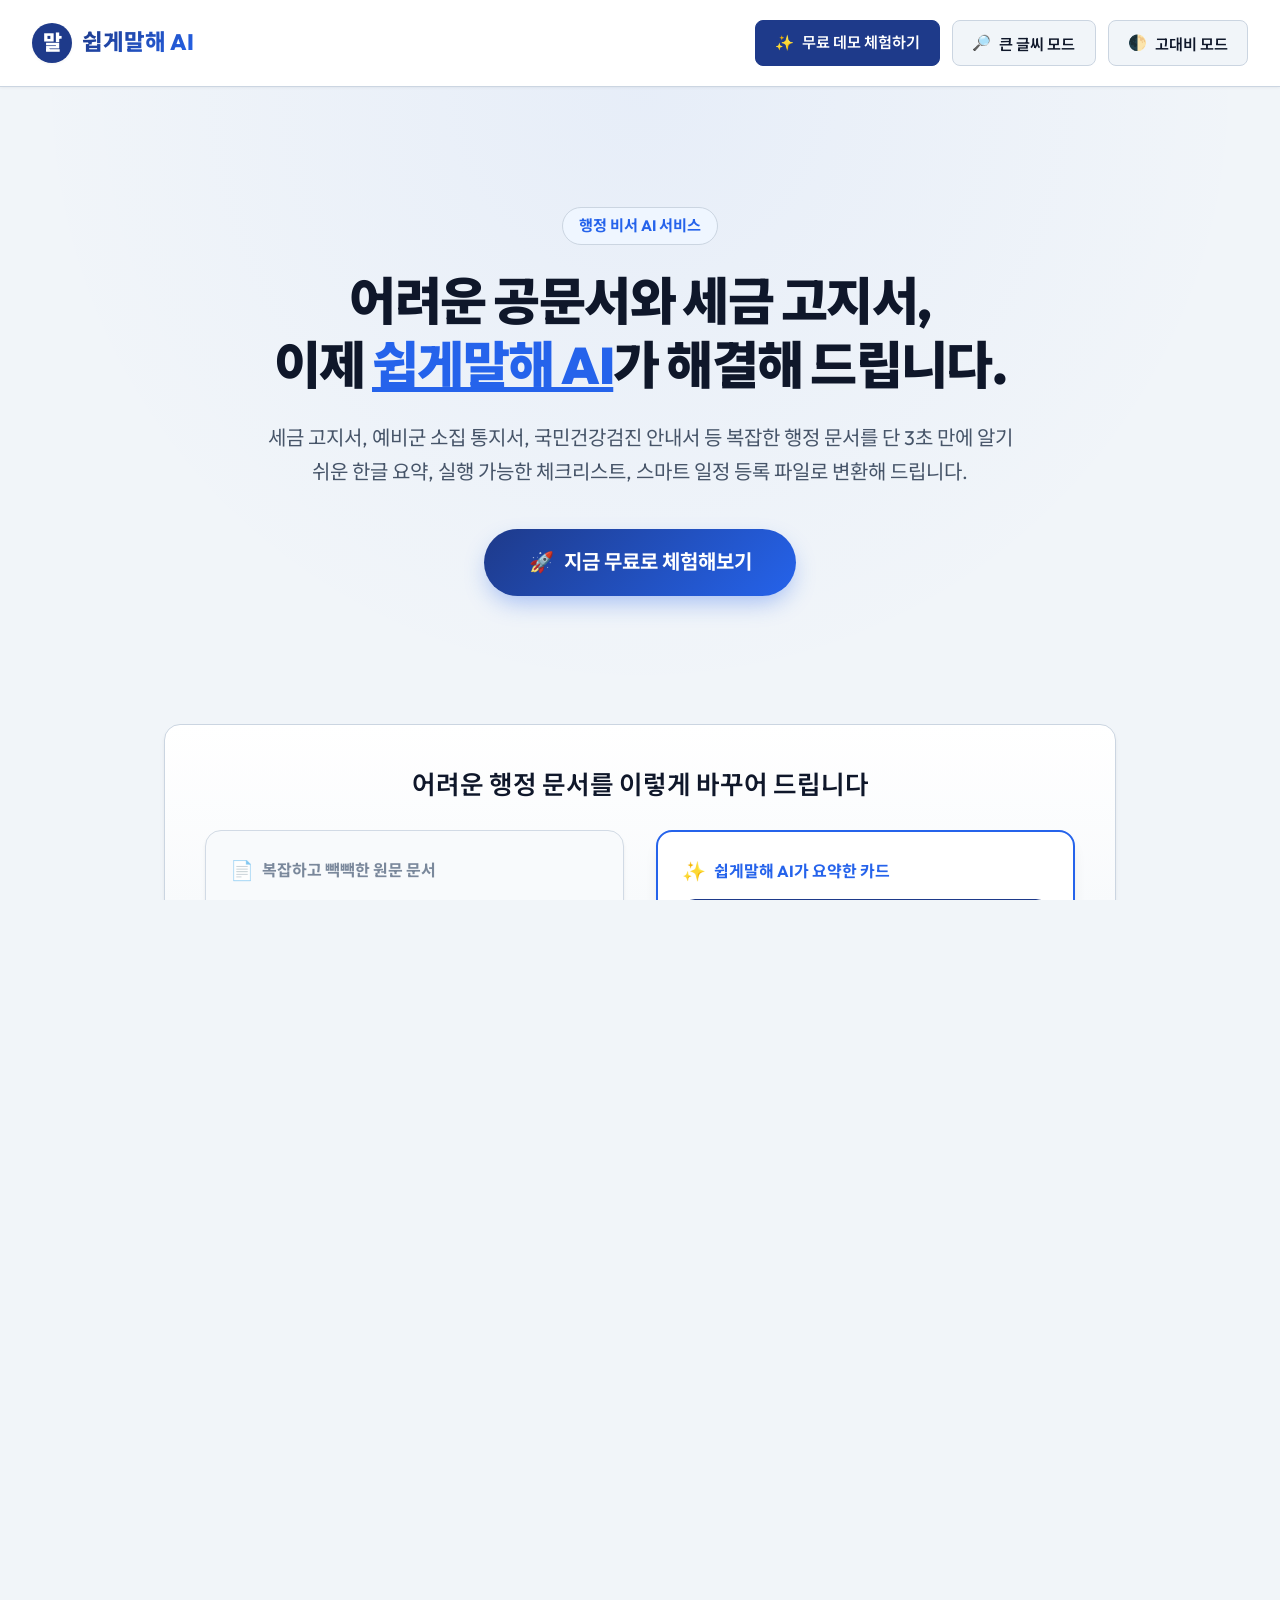
<file: index.html>
<!DOCTYPE html>
<html lang="ko">
<head>
  <script>
    // 개발 및 업데이트 버전 간의 서비스 워커/캐시 꼬임 방지 스크립트
    if ('serviceWorker' in navigator) {
      navigator.serviceWorker.getRegistrations().then(function(registrations) {
        if (registrations.length > 0) {
          for (let registration of registrations) {
            registration.unregister();
          }
          if ('caches' in window) {
            caches.keys().then(function(names) {
              for (let name of names) {
                caches.delete(name);
              }
              window.location.reload(true);
            });
          }
        }
      });
    }
  </script>
  <meta charset="UTF-8">
  <meta name="viewport" content="width=device-width, initial-scale=1.0">
  <title>쉽게말해 AI - 공문서·고지서 쉬운 말 요약 및 라이프 매니저</title>
  <link rel="stylesheet" href="style.css">
  
  <!-- PWA 관련 설정 -->
  <link rel="manifest" href="manifest.json">
  <meta name="theme-color" content="#1e3a8a">
  <meta name="apple-mobile-web-app-capable" content="yes">
  <meta name="apple-mobile-web-app-status-bar-style" content="default">
  <meta name="apple-mobile-web-app-title" content="쉽게말해 AI">
  <link rel="apple-touch-icon" href="app_icon.png">
</head>
<body>

  <!-- 상단 헤더 -->
  <header>
    <div class="logo-container">
      <div class="logo-icon">말</div>
      <div class="logo-text">쉽게말해 AI</div>
    </div>
    
    <!-- 메뉴 및 CTA -->
    <div class="accessibility-panel">
      <a href="demo.html" class="btn-acc active" style="text-decoration: none;">
        <span>✨</span> 무료 데모 체험하기
      </a>
      <button id="toggle-large-font" class="btn-acc" aria-pressed="false">
        <span>🔎</span> 큰 글씨 모드
      </button>
      <button id="toggle-high-contrast" class="btn-acc" aria-pressed="false">
        <span>🌓</span> 고대비 모드
      </button>
    </div>
  </header>

  <!-- 히어로 섹션 -->
  <section class="landing-hero">
    <div class="container">
      <span class="hero-tag">행정 비서 AI 서비스</span>
      <h1 class="hero-main-title">
        어려운 공문서와 세금 고지서,<br>
        이제 <span style="color: var(--accent); text-decoration: underline;">쉽게말해 AI</span>가 해결해 드립니다.
      </h1>
      <p class="hero-sub-title">
        세금 고지서, 예비군 소집 통지서, 국민건강검진 안내서 등 복잡한 행정 문서를 단 3초 만에 알기 쉬운 한글 요약, 실행 가능한 체크리스트, 스마트 일정 등록 파일로 변환해 드립니다.
      </p>
      <a href="demo.html" class="hero-cta-btn">
        <span>🚀</span> 지금 무료로 체험해보기
      </a>
    </div>
  </section>

  <!-- 가치 설명 목업 영역 -->
  <section class="container" style="margin-bottom: 5rem;">
    <div class="card" style="padding: 2.5rem; text-align: center; background: linear-gradient(180deg, var(--bg-card) 0%, var(--bg-app) 100%);">
      <h3 style="margin-bottom: 1.5rem; font-size: 1.6rem;">어려운 행정 문서를 이렇게 바꾸어 드립니다</h3>
      
      <!-- 예시 시각화 카드 비교 -->
      <div style="display: grid; grid-template-columns: 1fr 1fr; gap: 2rem; text-align: left; margin-top: 1rem;">
        <!-- 왼쪽: 복잡한 원문 목업 -->
        <div class="card" style="margin-bottom: 0; padding: 1.5rem; border-color: var(--border-color); background: #f8fafc; opacity: 0.85;">
          <h4 style="color: var(--text-muted); margin-bottom: 0.8rem; display: flex; align-items: center; gap: 8px;">
            <span style="font-size: 1.2rem;">📄</span> 복잡하고 빽빽한 원문 문서
          </h4>
          <p style="font-size: 0.85rem; line-height: 1.6; color: var(--text-muted);">
            "지방세법 제127조의 규정에 의하여 귀하의 소유 차량에 대하여 2026년 제1기분 자동차세를 아래와 같이 납세 고지하오니... 기한(2026.06.30) 내에 자진 납부 바라며, 경과 시 지방세징수법 제30조에 의거하여 3%의 가산금이 일할 부과되며... 이중 납부에 유의..."
          </p>
        </div>
        <!-- 오른쪽: 쉽게말해 AI 요약 목업 -->
        <div class="card" style="margin-bottom: 0; padding: 1.5rem; border-color: var(--accent); border-width: 2px; box-shadow: var(--shadow-lg);">
          <h4 style="color: var(--accent); margin-bottom: 0.8rem; display: flex; align-items: center; gap: 8px;">
            <span style="font-size: 1.2rem;">✨</span> 쉽게말해 AI가 요약한 카드
          </h4>
          <div style="display: flex; flex-direction: column; gap: 8px;">
            <span class="badge-doc-type" style="padding: 2px 8px; font-size: 0.75rem; margin-bottom: 2px;">지방세 납부 고지</span>
            <strong style="font-size: 0.95rem; color: var(--text-primary);">6월 30일까지 자동차세 125,000원을 내셔야 합니다.</strong>
            <span style="font-size: 0.8rem; color: var(--warning); font-weight: 600;">⚠️ 늦으면 3%의 연체 벌금이 추가됩니다.</span>
            <span style="font-size: 0.8rem; color: var(--text-secondary);">✅ 해야할 일: 전용 가상계좌번호를 확인하여 기한 전 이체하기</span>
          </div>
        </div>
      </div>
    </div>
  </section>

  <!-- 핵심 기능 섹션 -->
  <section class="landing-section" id="features">
    <div class="container">
      <div class="section-header">
        <h2>어떤 기능이 있나요?</h2>
        <p>복잡한 문서 해독부터 실생활 일정 등록까지 물 흐르듯 지원합니다.</p>
      </div>

      <div class="features-grid">
        <!-- 1. 문자인식 -->
        <div class="feature-card">
          <div class="feature-icon-wrapper">📷</div>
          <h3>간편한 사진 업로드 및 OCR</h3>
          <p>종이 고지서 사진이나 모바일 캡처 이미지를 올리면, AI 문자인식(OCR) 기술을 이용해 텍스트를 즉시 추출합니다.</p>
        </div>
        <!-- 2. 쉬운 한글 요약 -->
        <div class="feature-card">
          <div class="feature-icon-wrapper">✨</div>
          <h3>디지털 약자 맞춤 쉬운 말 요약</h3>
          <p>어려운 한자어와 고압적인 공공 행정 용어를 '한 줄 결론'과 '해야 할 일' 위주의 친절하고 쉬운 한글로 재구성해 줍니다.</p>
        </div>
        <!-- 3. 일정 등록 -->
        <div class="feature-card">
          <div class="feature-icon-wrapper">📅</div>
          <h3>원클릭 스마트 일정 연동</h3>
          <p>중요한 마감 시한을 구글 캘린더나 아웃룩에 즉시 링크 연동하고, 휴대폰 캘린더 앱용 표준 일정 파일(.ics)을 즉시 내려받을 수 있습니다.</p>
        </div>
        <!-- 4. 접근성 및 공유 -->
        <div class="feature-card">
          <div class="feature-icon-wrapper">🔊</div>
          <h3>음성 낭독(TTS) 및 보호자 공유</h3>
          <p>요약된 내용을 한국어 음성으로 또렷하게 듣고, 혼자 처리가 힘든 어르신들은 자녀나 도우미 카카오톡으로 정리된 요약을 쉽게 공유할 수 있습니다.</p>
        </div>
      </div>
    </div>
  </section>

  <!-- 대상 고객 섹션 -->
  <section class="landing-section" id="targets" style="background-color: var(--bg-card);">
    <div class="container">
      <div class="section-header">
        <h2>이런 분들께 강력히 추천해 드립니다</h2>
        <p>우리 주변의 모든 이웃이 행정 정보에서 소외되지 않도록 돕습니다.</p>
      </div>

      <div class="targets-grid">
        <!-- 대상 1 -->
        <div class="target-card">
          <div class="target-header">
            <span class="target-icon">👵👴</span>
            <h3>고령자 및 실버 세대</h3>
          </div>
          <div class="target-body">
            <p>시력이 침침해 작은 고지서 글씨가 잘 안 보이시거나, 복잡한 공공 행정 용어가 어렵게 느껴지는 부모님 세대를 위한 최고의 디지털 비서가 되어 드립니다.</p>
          </div>
        </div>
        <!-- 대상 2 -->
        <div class="target-card">
          <div class="target-header">
            <span class="target-icon">💼</span>
            <h3>바쁜 1인 가구 및 직장인</h3>
          </div>
          <div class="target-body">
            <p>우편함에 쌓이는 고지서를 꼼꼼히 챙길 시간조차 부족한 현대인들을 위해 핵심 일정만 쏙쏙 뽑아 달력에 바로 등록할 수 있는 생산성 도구입니다.</p>
          </div>
        </div>
        <!-- 대상 3 -->
        <div class="target-card">
          <div class="target-header">
            <span class="target-icon">🌐</span>
            <h3>다문화 가정 및 외국인 주민</h3>
          </div>
          <div class="target-body">
            <p>한국의 독특한 행정 시스템과 낯선 공문서 양식 때문에 처리가 막막했던 다문화 가족 구성원이 생활 정보와 체크리스트를 한글 기초 어휘로 쉽게 파악할 수 있습니다.</p>
          </div>
        </div>
      </div>
    </div>
  </section>

  <!-- 구동 과정 섹션 -->
  <section class="landing-section" id="steps">
    <div class="container">
      <div class="section-header">
        <h2>어떻게 이용하나요?</h2>
        <p>단 4단계의 간편한 흐름으로 이용할 수 있습니다.</p>
      </div>

      <div class="steps-grid">
        <!-- 1단계 -->
        <div class="step-card">
          <div class="step-number">1</div>
          <h4 style="margin: 0.8rem 0 0.5rem; font-size: 1.15rem;">문서 업로드</h4>
          <p style="font-size: 0.85rem;">종이 문서를 스마트폰 카메라로 찍어 올리거나 문자/알림톡 복사 텍스트를 입력창에 붙여넣습니다.</p>
        </div>
        <!-- 2단계 -->
        <div class="step-card">
          <div class="step-number">2</div>
          <h4 style="margin: 0.8rem 0 0.5rem; font-size: 1.15rem;">개인정보 안심 마스킹</h4>
          <p style="font-size: 0.85rem;">이름, 연락처, 주민번호 등 중요 보안 사항이 자동 감지되어 화면에서 깔끔하게 가림 처리됩니다.</p>
        </div>
        <!-- 3단계 -->
        <div class="step-card">
          <div class="step-number">3</div>
          <h4 style="margin: 0.8rem 0 0.5rem; font-size: 1.15rem;">AI 핵심 요약</h4>
          <p style="font-size: 0.85rem;">AI 모델이 빽빽한 단어들을 행동 단위의 명쾌한 카드 형태로 실시간 재구성하여 보여줍니다.</p>
        </div>
        <!-- 4단계 -->
        <div class="step-card">
          <div class="step-number">4</div>
          <h4 style="margin: 0.8rem 0 0.5rem; font-size: 1.15rem;">달력 등록 & 공유</h4>
          <p style="font-size: 0.85rem;">요약을 한눈에 살핀 후, 내 일정표에 바로 마감일을 박아 넣고 자녀에게 공유하여 대리 처리를 손쉽게 부탁합니다.</p>
        </div>
      </div>
    </div>
  </section>

  <!-- 하단 CTA 배너 -->
  <section class="container">
    <div class="cta-banner">
      <h2>더 이상 복잡한 고지서와 공문서로 곤란해하지 마세요</h2>
      <p>쉽게말해 AI는 실생활 밀착형 공문 분석을 통해 모두가 정보를 평등하고 쉽게 파악할 수 있는 세상을 그립니다.</p>
      <a href="demo.html" class="cta-banner-btn">지금 무료로 시작하기</a>
    </div>
  </section>

  <!-- 푸터 -->
  <footer>
    <div class="container">
      <p style="margin-bottom: 0.5rem; font-weight: 700;">쉽게말해 AI (Easily Say AI)</p>
      <p>이용약관 | 개인정보처리방침 | 고객지원 센터</p>
      <p style="margin-top: 1rem; opacity: 0.6;">© 2026 Easily Say AI. All rights reserved.</p>
    </div>
  </footer>

  <script>
    document.addEventListener('DOMContentLoaded', () => {
      const toggleLargeFontBtn = document.getElementById('toggle-large-font');
      const toggleHighContrastBtn = document.getElementById('toggle-high-contrast');

      // 큰 글씨 모드 토글
      toggleLargeFontBtn.addEventListener('click', () => {
        const isLarge = document.body.classList.toggle('large-font');
        toggleLargeFontBtn.setAttribute('aria-pressed', isLarge);
        toggleLargeFontBtn.classList.toggle('active', isLarge);
      });

      // 고대비 모드 토글
      toggleHighContrastBtn.addEventListener('click', () => {
        const isHC = document.body.classList.toggle('high-contrast');
        toggleHighContrastBtn.setAttribute('aria-pressed', isHC);
        toggleHighContrastBtn.classList.toggle('active', isHC);
      });

      // 서비스 워커 등록
      if ('serviceWorker' in navigator) {
        navigator.serviceWorker.register('./sw.js')
          .then(reg => console.log('Service Worker registered successfully', reg))
          .catch(err => console.error('Service Worker registration failed', err));
      }
    });
  </script>
</body>
</html>
</file>
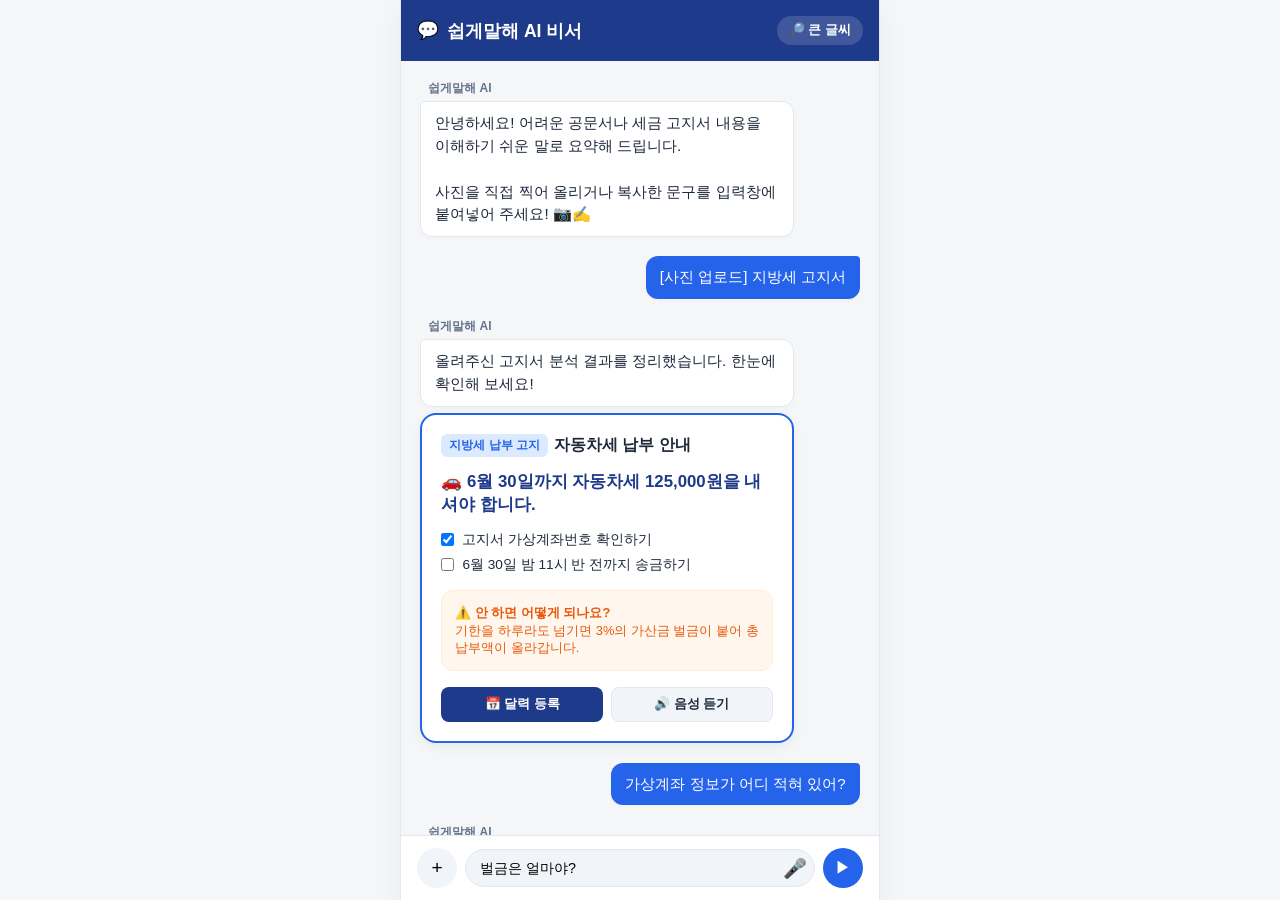
<file: mockups/option_a_chat.html>
<!DOCTYPE html>
<html lang="ko">
<head>
  <meta charset="UTF-8">
  <meta name="viewport" content="width=device-width, initial-scale=1.0">
  <title>옵션 A: 전체 대화방 스타일 레이아웃 예시</title>
  <style>
    :root {
      --bg-app: #f4f6f8;
      --bg-card: #ffffff;
      --primary: #1e3a8a;
      --primary-light: #eff6ff;
      --text-primary: #1e293b;
      --text-secondary: #64748b;
      --border-color: #e2e8f0;
      --radius-lg: 16px;
      --radius-md: 12px;
      --accent: #2563eb;
      --accent-light: #dbeafe;
      --warning-bg: #fff7ed;
      --warning-border: #ffedd5;
      --warning-text: #ea580c;
    }

    * {
      box-sizing: border-box;
      margin: 0;
      padding: 0;
      font-family: -apple-system, BlinkMacSystemFont, "Segoe UI", Roboto, "Helvetica Neue", Arial, sans-serif;
    }

    body {
      background-color: var(--bg-app);
      color: var(--text-primary);
      display: flex;
      flex-direction: column;
      height: 100vh;
      max-width: 480px;
      margin: 0 auto;
      border-left: 1px solid var(--border-color);
      border-right: 1px solid var(--border-color);
      box-shadow: 0 10px 25px rgba(0,0,0,0.05);
    }

    header {
      background-color: var(--primary);
      color: white;
      padding: 1rem;
      display: flex;
      align-items: center;
      justify-content: space-between;
      position: sticky;
      top: 0;
      z-index: 10;
    }

    .header-title {
      font-size: 1.1rem;
      font-weight: 700;
      display: flex;
      align-items: center;
      gap: 8px;
    }

    .btn-acc {
      background: rgba(255,255,255,0.15);
      border: none;
      color: white;
      padding: 6px 12px;
      border-radius: 20px;
      font-size: 0.8rem;
      font-weight: 600;
      cursor: pointer;
    }

    /* 채팅방 영역 */
    .chat-container {
      flex: 1;
      overflow-y: auto;
      padding: 1.2rem;
      display: flex;
      flex-direction: column;
      gap: 1.2rem;
    }

    .message {
      display: flex;
      flex-direction: column;
      max-width: 85%;
    }

    .message.received {
      align-self: flex-start;
    }

    .message.sent {
      align-self: flex-end;
    }

    .message-sender {
      font-size: 0.75rem;
      color: var(--text-secondary);
      margin-bottom: 4px;
      margin-left: 8px;
      font-weight: 600;
    }

    .message-bubble {
      padding: 10px 14px;
      border-radius: var(--radius-md);
      font-size: 0.95rem;
      line-height: 1.5;
      box-shadow: 0 2px 4px rgba(0,0,0,0.02);
    }

    .message.received .message-bubble {
      background-color: var(--bg-card);
      color: var(--text-primary);
      border-top-left-radius: 4px;
      border: 1px solid var(--border-color);
    }

    .message.sent .message-bubble {
      background-color: var(--accent);
      color: white;
      border-top-right-radius: 4px;
    }

    /* 요약 카드 말풍선 위젯 */
    .summary-widget {
      background-color: var(--bg-card);
      border: 2px solid var(--accent);
      border-radius: var(--radius-lg);
      padding: 1.2rem;
      margin-top: 6px;
      box-shadow: 0 4px 12px rgba(0,0,0,0.05);
      width: 100%;
    }

    .widget-header {
      display: flex;
      align-items: center;
      gap: 6px;
      margin-bottom: 0.8rem;
    }

    .badge {
      background-color: var(--accent-light);
      color: var(--accent);
      font-size: 0.75rem;
      font-weight: 700;
      padding: 3px 8px;
      border-radius: 6px;
    }

    .widget-title {
      font-size: 1rem;
      font-weight: 700;
    }

    .conclusion-text {
      font-size: 1.05rem;
      font-weight: 700;
      color: var(--primary);
      margin-bottom: 0.8rem;
      line-height: 1.4;
    }

    /* 체크리스트 */
    .todo-list {
      display: flex;
      flex-direction: column;
      gap: 6px;
      margin-bottom: 1rem;
    }

    .todo-item {
      display: flex;
      align-items: flex-start;
      gap: 8px;
      font-size: 0.85rem;
      line-height: 1.4;
    }

    .todo-checkbox {
      margin-top: 3px;
    }

    /* 경고 영역 */
    .warning-box {
      background-color: var(--warning-bg);
      border: 1px solid var(--warning-border);
      border-radius: var(--radius-md);
      padding: 0.8rem;
      font-size: 0.8rem;
      color: var(--warning-text);
      margin-bottom: 1rem;
      line-height: 1.4;
    }

    /* 액션 버튼 그룹 */
    .widget-actions {
      display: grid;
      grid-template-columns: 1fr 1fr;
      gap: 8px;
    }

    .btn-action {
      background-color: #f1f5f9;
      border: 1px solid var(--border-color);
      color: var(--text-primary);
      padding: 8px;
      border-radius: 8px;
      font-size: 0.8rem;
      font-weight: 600;
      cursor: pointer;
      display: flex;
      align-items: center;
      justify-content: center;
      gap: 4px;
    }

    .btn-action.primary {
      background-color: var(--primary);
      color: white;
      border: none;
    }

    /* 하단 입력창 */
    .input-bar {
      background-color: var(--bg-card);
      border-top: 1px solid var(--border-color);
      padding: 0.75rem 1rem;
      display: flex;
      align-items: center;
      gap: 8px;
      position: sticky;
      bottom: 0;
    }

    .btn-attach {
      background-color: #f1f5f9;
      border: none;
      width: 40px;
      height: 40px;
      border-radius: 50%;
      font-size: 1.2rem;
      cursor: pointer;
      display: flex;
      align-items: center;
      justify-content: center;
    }

    .input-wrapper {
      flex: 1;
      position: relative;
      display: flex;
      align-items: center;
    }

    .chat-input {
      width: 100%;
      background-color: #f1f5f9;
      border: 1px solid var(--border-color);
      border-radius: 20px;
      padding: 10px 45px 10px 14px;
      font-size: 0.9rem;
      outline: none;
    }

    .btn-mic {
      position: absolute;
      right: 8px;
      background: none;
      border: none;
      font-size: 1.2rem;
      cursor: pointer;
    }

    .btn-send {
      background-color: var(--accent);
      color: white;
      border: none;
      width: 40px;
      height: 40px;
      border-radius: 50%;
      font-size: 1rem;
      cursor: pointer;
      display: flex;
      align-items: center;
      justify-content: center;
    }
  </style>
</head>
<body>

  <!-- 헤더 -->
  <header>
    <div class="header-title">
      <span>💬</span> 쉽게말해 AI 비서
    </div>
    <div>
      <button class="btn-acc">🔎 큰 글씨</button>
    </div>
  </header>

  <!-- 대화 리스트 -->
  <div class="chat-container">
    
    <!-- 시스템 최초 인사 -->
    <div class="message received">
      <div class="message-sender">쉽게말해 AI</div>
      <div class="message-bubble">
        안녕하세요! 어려운 공문서나 세금 고지서 내용을 이해하기 쉬운 말로 요약해 드립니다.<br><br>
        사진을 직접 찍어 올리거나 복사한 문구를 입력창에 붙여넣어 주세요! 📷✍️
      </div>
    </div>

    <!-- 유저 질문 -->
    <div class="message sent">
      <div class="message-bubble">
        [사진 업로드] 지방세 고지서
      </div>
    </div>

    <!-- AI 요약 응답 -->
    <div class="message received">
      <div class="message-sender">쉽게말해 AI</div>
      <div class="message-bubble">
        올려주신 고지서 분석 결과를 정리했습니다. 한눈에 확인해 보세요!
      </div>
      
      <!-- 요약 위젯 카드 -->
      <div class="summary-widget">
        <div class="widget-header">
          <span class="badge">지방세 납부 고지</span>
          <span class="widget-title">자동차세 납부 안내</span>
        </div>
        <p class="conclusion-text">🚗 6월 30일까지 자동차세 125,000원을 내셔야 합니다.</p>
        
        <div class="todo-list">
          <div class="todo-item">
            <input type="checkbox" class="todo-checkbox" id="t1" checked>
            <label for="t1">고지서 가상계좌번호 확인하기</label>
          </div>
          <div class="todo-item">
            <input type="checkbox" class="todo-checkbox" id="t2">
            <label for="t2">6월 30일 밤 11시 반 전까지 송금하기</label>
          </div>
        </div>

        <div class="warning-box">
          ⚠️ <strong>안 하면 어떻게 되나요?</strong><br>
          기한을 하루라도 넘기면 3%의 가산금 벌금이 붙어 총 납부액이 올라갑니다.
        </div>

        <div class="widget-actions">
          <button class="btn-action primary">📅 달력 등록</button>
          <button class="btn-action">🔊 음성 듣기</button>
        </div>
      </div>
    </div>

    <!-- 유저 추가 질문 -->
    <div class="message sent">
      <div class="message-bubble">
        가상계좌 정보가 어디 적혀 있어?
      </div>
    </div>

    <!-- AI 추가 답변 -->
    <div class="message received">
      <div class="message-sender">쉽게말해 AI</div>
      <div class="message-bubble">
        보통 고지서 중간의 <strong>[납부 안내]</strong> 또는 <strong>[가상계좌번호]</strong> 표 안에 신한, 국민, 농협 등 여러 은행의 가상계좌번호가 나열되어 있습니다.<br><br>
        원문 확인을 원하시면 아래 <strong>'원문 대조'</strong> 기능을 확인하시거나, 고지서 우측 하단 부분을 자세히 살펴보세요!
      </div>
    </div>

  </div>

  <!-- 하단 입력창 -->
  <div class="input-bar">
    <button class="btn-attach" title="파일 첨부">+</button>
    <div class="input-wrapper">
      <input type="text" class="chat-input" placeholder="질문을 입력하세요..." value="벌금은 얼마야?">
      <button class="btn-mic">🎤</button>
    </div>
    <button class="btn-send">▶</button>
  </div>

</body>
</html>
</file>
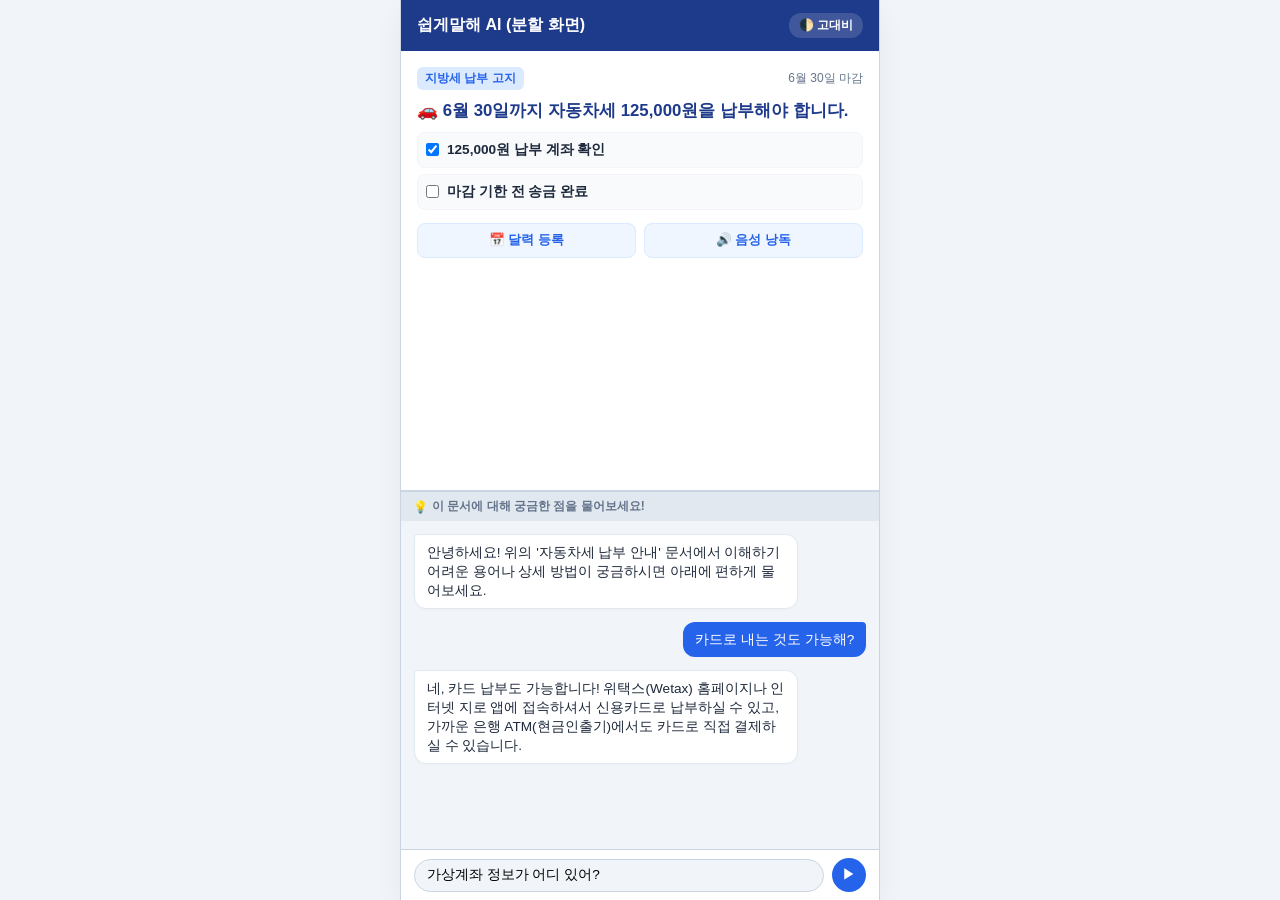
<file: mockups/option_b_split.html>
<!DOCTYPE html>
<html lang="ko">
<head>
  <meta charset="UTF-8">
  <meta name="viewport" content="width=device-width, initial-scale=1.0">
  <title>옵션 B: 상하 분할 레이아웃 예시</title>
  <style>
    :root {
      --bg-app: #f1f5f9;
      --bg-card: #ffffff;
      --primary: #1e3a8a;
      --primary-light: #eff6ff;
      --text-primary: #1e293b;
      --text-secondary: #64748b;
      --border-color: #cbd5e1;
      --radius-lg: 16px;
      --radius-md: 12px;
      --accent: #2563eb;
      --accent-light: #dbeafe;
      --warning-bg: #fff7ed;
      --warning-border: #ffedd5;
      --warning-text: #ea580c;
    }

    * {
      box-sizing: border-box;
      margin: 0;
      padding: 0;
      font-family: -apple-system, BlinkMacSystemFont, "Segoe UI", Roboto, sans-serif;
    }

    body {
      background-color: var(--bg-app);
      color: var(--text-primary);
      display: flex;
      flex-direction: column;
      height: 100vh;
      max-width: 480px;
      margin: 0 auto;
      border-left: 1px solid var(--border-color);
      border-right: 1px solid var(--border-color);
      box-shadow: 0 10px 25px rgba(0,0,0,0.05);
    }

    header {
      background-color: var(--primary);
      color: white;
      padding: 0.8rem 1rem;
      display: flex;
      align-items: center;
      justify-content: space-between;
      flex-shrink: 0;
    }

    .header-title {
      font-size: 1rem;
      font-weight: 700;
    }

    .btn-acc {
      background: rgba(255,255,255,0.15);
      border: none;
      color: white;
      padding: 4px 10px;
      border-radius: 12px;
      font-size: 0.75rem;
      font-weight: 600;
      cursor: pointer;
    }

    /* 상단 요약 카드 고정 영역 */
    .top-dashboard {
      flex: 1;
      min-height: 45%;
      max-height: 50%;
      background-color: #ffffff;
      border-bottom: 2px solid var(--border-color);
      overflow-y: auto;
      padding: 1rem;
    }

    .dashboard-header {
      display: flex;
      align-items: center;
      justify-content: space-between;
      margin-bottom: 0.6rem;
    }

    .badge {
      background-color: var(--accent-light);
      color: var(--accent);
      font-size: 0.75rem;
      font-weight: 700;
      padding: 3px 8px;
      border-radius: 6px;
    }

    .conclusion-title {
      font-size: 1.05rem;
      font-weight: 700;
      color: var(--primary);
      margin-bottom: 0.6rem;
      line-height: 1.4;
    }

    .todo-list {
      display: flex;
      flex-direction: column;
      gap: 6px;
      margin-top: 0.5rem;
    }

    .todo-item {
      display: flex;
      align-items: flex-start;
      gap: 8px;
      font-size: 0.85rem;
      background: #f8fafc;
      padding: 8px;
      border-radius: 8px;
      border: 1px solid #f1f5f9;
    }

    .todo-checkbox {
      margin-top: 2px;
    }

    .dashboard-actions {
      display: flex;
      gap: 8px;
      margin-top: 0.8rem;
    }

    .btn-dash {
      flex: 1;
      background-color: var(--primary-light);
      border: 1px solid var(--accent-light);
      color: var(--accent);
      padding: 8px;
      border-radius: 8px;
      font-size: 0.8rem;
      font-weight: 700;
      cursor: pointer;
      display: flex;
      align-items: center;
      justify-content: center;
      gap: 4px;
    }

    /* 하단 대화 영역 */
    .bottom-chat {
      flex: 1;
      min-height: 45%;
      background-color: var(--bg-app);
      display: flex;
      flex-direction: column;
      overflow: hidden;
    }

    .chat-header {
      background-color: #e2e8f0;
      padding: 6px 12px;
      font-size: 0.75rem;
      font-weight: 700;
      color: var(--text-secondary);
      display: flex;
      align-items: center;
      gap: 4px;
    }

    .chat-messages {
      flex: 1;
      overflow-y: auto;
      padding: 0.8rem;
      display: flex;
      flex-direction: column;
      gap: 0.8rem;
    }

    .message {
      display: flex;
      flex-direction: column;
      max-width: 85%;
    }

    .message.received {
      align-self: flex-start;
    }

    .message.sent {
      align-self: flex-end;
    }

    .message-bubble {
      padding: 8px 12px;
      border-radius: var(--radius-md);
      font-size: 0.85rem;
      line-height: 1.4;
      box-shadow: 0 1px 3px rgba(0,0,0,0.02);
    }

    .message.received .message-bubble {
      background-color: var(--bg-card);
      color: var(--text-primary);
      border-top-left-radius: 4px;
      border: 1px solid #e2e8f0;
    }

    .message.sent .message-bubble {
      background-color: var(--accent);
      color: white;
      border-top-right-radius: 4px;
    }

    /* 하단 입력바 */
    .input-bar {
      background-color: var(--bg-card);
      border-top: 1px solid var(--border-color);
      padding: 0.5rem 0.8rem;
      display: flex;
      align-items: center;
      gap: 8px;
      flex-shrink: 0;
    }

    .chat-input {
      flex: 1;
      background-color: #f1f5f9;
      border: 1px solid var(--border-color);
      border-radius: 20px;
      padding: 8px 12px;
      font-size: 0.85rem;
      outline: none;
    }

    .btn-send {
      background-color: var(--accent);
      color: white;
      border: none;
      width: 34px;
      height: 34px;
      border-radius: 50%;
      font-size: 0.85rem;
      cursor: pointer;
      display: flex;
      align-items: center;
      justify-content: center;
    }
  </style>
</head>
<body>

  <!-- 헤더 -->
  <header>
    <div class="header-title">쉽게말해 AI (분할 화면)</div>
    <button class="btn-acc">🌓 고대비</button>
  </header>

  <!-- 상단 요약 카드 고정 영역 -->
  <div class="top-dashboard">
    <div class="dashboard-header">
      <span class="badge">지방세 납부 고지</span>
      <span style="font-size:0.75rem; color:var(--text-secondary);">6월 30일 마감</span>
    </div>
    
    <h2 class="conclusion-title">🚗 6월 30일까지 자동차세 125,000원을 납부해야 합니다.</h2>
    
    <div class="todo-list">
      <div class="todo-item">
        <input type="checkbox" class="todo-checkbox" id="t1" checked>
        <label for="t1" style="font-weight:600;">125,000원 납부 계좌 확인</label>
      </div>
      <div class="todo-item">
        <input type="checkbox" class="todo-checkbox" id="t2">
        <label for="t2" style="font-weight:600;">마감 기한 전 송금 완료</label>
      </div>
    </div>

    <div class="dashboard-actions">
      <button class="btn-dash">📅 달력 등록</button>
      <button class="btn-dash">🔊 음성 낭독</button>
    </div>
  </div>

  <!-- 하단 실시간 꼬리 질문 대화 영역 -->
  <div class="bottom-chat">
    <div class="chat-header">
      <span>💡</span> 이 문서에 대해 궁금한 점을 물어보세요!
    </div>

    <div class="chat-messages">
      <!-- AI 가이드 -->
      <div class="message received">
        <div class="message-bubble">
          안녕하세요! 위의 '자동차세 납부 안내' 문서에서 이해하기 어려운 용어나 상세 방법이 궁금하시면 아래에 편하게 물어보세요.
        </div>
      </div>

      <!-- 유저 질문 -->
      <div class="message sent">
        <div class="message-bubble">
          카드로 내는 것도 가능해?
        </div>
      </div>

      <!-- AI 답변 -->
      <div class="message received">
        <div class="message-bubble">
          네, 카드 납부도 가능합니다! 위택스(Wetax) 홈페이지나 인터넷 지로 앱에 접속하셔서 신용카드로 납부하실 수 있고, 가까운 은행 ATM(현금인출기)에서도 카드로 직접 결제하실 수 있습니다.
        </div>
      </div>
    </div>

    <!-- 입력바 -->
    <div class="input-bar">
      <input type="text" class="chat-input" placeholder="질문을 입력하세요..." value="가상계좌 정보가 어디 있어?">
      <button class="btn-send">▶</button>
    </div>
  </div>

</body>
</html>
</file>
<file: style.css>
@import url('https://fonts.googleapis.com/css2?family=Outfit:wght@300;400;500;600;700&family=Noto+Sans+KR:wght@300;400;500;700;900&display=swap');

:root {
  /* Font Families */
  --font-family: 'Outfit', 'Noto Sans KR', sans-serif;
  
  /* Color Palette - Default Light Theme */
  --bg-app: #f1f5f9;
  --bg-card: #ffffff;
  --text-primary: #0f172a;
  --text-secondary: #475569;
  --text-muted: #64748b;
  --border-color: #cbd5e1;
  
  /* Accent Colors */
  --primary: #1e3a8a; /* Deep Indigo Royal Blue */
  --primary-hover: #1d4ed8;
  --primary-light: #eff6ff;
  --accent: #2563eb;
  
  --success: #059669;
  --success-bg: #ecfdf5;
  --success-border: #a7f3d0;
  
  --warning: #dc2626;
  --warning-bg: #fef2f2;
  --warning-border: #fca5a5;
  
  --info: #d97706;
  --info-bg: #fffbeb;
  --info-border: #fde68a;

  --badge-bg: #f3f4f6;
  --badge-text: #374151;

  /* Layout Variables */
  --radius-lg: 16px;
  --radius-md: 12px;
  --radius-sm: 8px;
  --shadow-sm: 0 1px 3px rgba(0, 0, 0, 0.05);
  --shadow-md: 0 4px 6px -1px rgba(0, 0, 0, 0.05), 0 2px 4px -1px rgba(0, 0, 0, 0.04);
  --shadow-lg: 0 10px 15px -3px rgba(15, 23, 42, 0.08), 0 4px 6px -4px rgba(15, 23, 42, 0.08);
  --transition: all 0.3s cubic-bezier(0.4, 0, 0.2, 1);
  
  /* Font Scaling */
  --font-base: 16px;
  --size-h1: 2rem;
  --size-h2: 1.5rem;
  --size-h3: 1.25rem;
  --size-body: 1rem;
  --size-sub: 0.875rem;
}

/* Large Font Mode Adjustments */
body.large-font {
  --font-base: 22px;
  --size-h1: 2.25rem;
  --size-h2: 1.75rem;
  --size-h3: 1.45rem;
  --size-body: 1.2rem;
  --size-sub: 1rem;
}

/* High Contrast Mode Adjustments (Overriding values) */
body.high-contrast {
  --bg-app: #000000;
  --bg-card: #000000;
  --text-primary: #ffffff;
  --text-secondary: #ffff00; /* Yellow for readability */
  --text-muted: #ffffff;
  --border-color: #ffffff;
  
  --primary: #ffffff;
  --primary-hover: #ffff00;
  --primary-light: #111111;
  --accent: #ffff00;
  
  --success: #00ff00; /* Neon green */
  --success-bg: #000000;
  --success-border: #00ff00;
  
  --warning: #ff0000; /* Neon red */
  --warning-bg: #000000;
  --warning-border: #ff0000;
  
  --info: #ffff00;
  --info-bg: #000000;
  --info-border: #ffff00;

  --badge-bg: #333333;
  --badge-text: #ffff00;
  
  --shadow-sm: none;
  --shadow-md: none;
  --shadow-lg: none;
}

/* CSS Reset & General Styles */
* {
  box-sizing: border-box;
  margin: 0;
  padding: 0;
}

body {
  font-family: var(--font-family);
  font-size: var(--font-base);
  background-color: var(--bg-app);
  color: var(--text-primary);
  line-height: 1.6;
  transition: var(--transition);
  padding-bottom: 60px;
}

/* Base Headings */
h1 { font-size: var(--size-h1); font-weight: 700; color: var(--text-primary); }
h2 { font-size: var(--size-h2); font-weight: 600; color: var(--text-primary); }
h3 { font-size: var(--size-h3); font-weight: 600; color: var(--text-primary); }
p { font-size: var(--size-body); color: var(--text-secondary); }

/* Header & Navigation */
header {
  background: var(--bg-card);
  border-bottom: 1px solid var(--border-color);
  padding: 1.25rem 2rem;
  display: flex;
  justify-content: space-between;
  align-items: center;
  position: sticky;
  top: 0;
  z-index: 100;
  box-shadow: var(--shadow-sm);
  transition: var(--transition);
}

body.high-contrast header {
  border-bottom: 3px solid var(--border-color);
}

.logo-container {
  display: flex;
  align-items: center;
  gap: 10px;
}

.logo-icon {
  width: 40px;
  height: 40px;
  background: var(--primary);
  color: var(--bg-card);
  border-radius: 50%;
  display: flex;
  align-items: center;
  justify-content: center;
  font-weight: 900;
  font-size: 1.3rem;
  box-shadow: var(--shadow-sm);
  transition: var(--transition);
}

body.high-contrast .logo-icon {
  border: 2px solid var(--border-color);
  background: #000;
  color: #fff;
}

.logo-text {
  font-size: 1.4rem;
  font-weight: 800;
  background: linear-gradient(135deg, var(--primary) 0%, var(--accent) 100%);
  -webkit-background-clip: text;
  -webkit-text-fill-color: transparent;
}

body.high-contrast .logo-text {
  background: none;
  -webkit-background-clip: unset;
  -webkit-text-fill-color: unset;
  color: var(--text-primary);
}

/* Accessibility Control Panel */
.accessibility-panel {
  display: flex;
  gap: 12px;
}

.btn-acc {
  background-color: var(--bg-app);
  color: var(--text-primary);
  border: 1px solid var(--border-color);
  border-radius: var(--radius-sm);
  padding: 0.6rem 1.2rem;
  font-family: var(--font-family);
  font-size: 0.95rem;
  font-weight: 600;
  cursor: pointer;
  display: flex;
  align-items: center;
  gap: 8px;
  transition: var(--transition);
}

.btn-acc:hover {
  background-color: var(--border-color);
}

.btn-acc.active {
  background-color: var(--primary);
  color: var(--bg-card);
  border-color: var(--primary);
}

body.high-contrast .btn-acc {
  border: 2px solid #fff;
}
body.high-contrast .btn-acc.active {
  background-color: #ffff00;
  color: #000000;
  border-color: #ffff00;
}

/* Container */
.container {
  max-width: 1000px;
  margin: 2.5rem auto;
  padding: 0 1.5rem;
}

/* Card Styling */
.card {
  background: var(--bg-card);
  border-radius: var(--radius-lg);
  border: 1px solid var(--border-color);
  padding: 2rem;
  margin-bottom: 2rem;
  box-shadow: var(--shadow-md);
  transition: var(--transition);
}

body.high-contrast .card {
  border: 3px solid #fff;
}

/* View/Step Containers */
.view-step {
  display: none;
}

.view-step.active {
  display: block;
  animation: slideUp 0.4s ease-out;
}

/* 스플릿 레이아웃일 때는 flex로 오버라이드 */
.view-step.active.split-layout-container {
  display: flex;
}

@keyframes slideUp {
  from {
    opacity: 0;
    transform: translateY(20px);
  }
  to {
    opacity: 1;
    transform: translateY(0);
  }
}

/* 1단계: Input Screen styles */
.input-title-desc {
  margin-bottom: 2rem;
  text-align: center;
}

.input-title-desc h1 {
  margin-bottom: 0.5rem;
}

.input-layout {
  display: grid;
  grid-template-columns: 1.2fr 0.8fr;
  gap: 2rem;
}

@media (max-width: 768px) {
  .input-layout {
    grid-template-columns: 1fr;
  }
}

.textarea-wrapper {
  position: relative;
  width: 100%;
}

.main-textarea {
  width: 100%;
  height: 280px;
  padding: 1.25rem;
  border-radius: var(--radius-md);
  border: 1px solid var(--border-color);
  font-family: var(--font-family);
  font-size: var(--size-body);
  color: var(--text-primary);
  background-color: var(--bg-card);
  resize: none;
  outline: none;
  transition: var(--transition);
}

.main-textarea:focus {
  border-color: var(--accent);
  box-shadow: 0 0 0 3px rgba(37, 99, 235, 0.15);
}

body.high-contrast .main-textarea:focus {
  border-color: var(--accent);
  box-shadow: none;
  border: 3px solid var(--accent);
}

/* Microphone Button Style */
.mic-btn-container {
  position: absolute;
  bottom: 16px;
  right: 16px;
}

.btn-mic {
  width: 50px;
  height: 50px;
  border-radius: 50%;
  background: var(--primary);
  color: var(--bg-card);
  border: none;
  cursor: pointer;
  display: flex;
  align-items: center;
  justify-content: center;
  box-shadow: var(--shadow-md);
  transition: var(--transition);
}

.btn-mic:hover {
  transform: scale(1.08);
  background: var(--primary-hover);
}

.btn-mic.listening {
  background: var(--warning);
  animation: pulse-mic 1.5s infinite;
}

@keyframes pulse-mic {
  0% { box-shadow: 0 0 0 0 rgba(239, 68, 68, 0.4); }
  70% { box-shadow: 0 0 0 15px rgba(239, 68, 68, 0); }
  100% { box-shadow: 0 0 0 0 rgba(239, 68, 68, 0); }
}

/* Drag and Drop Upload Area */
.upload-drop-zone {
  border: 2px dashed var(--border-color);
  border-radius: var(--radius-md);
  padding: 2rem;
  text-align: center;
  cursor: pointer;
  display: flex;
  flex-direction: column;
  align-items: center;
  justify-content: center;
  gap: 12px;
  background-color: var(--bg-app);
  transition: var(--transition);
}

.upload-drop-zone:hover {
  border-color: var(--accent);
  background-color: var(--primary-light);
}

body.high-contrast .upload-drop-zone {
  border: 3px dashed #fff;
  background-color: #000;
}
body.high-contrast .upload-drop-zone:hover {
  border-color: var(--accent);
}

.upload-icon {
  font-size: 2.5rem;
  color: var(--accent);
}

.file-info-preview {
  margin-top: 10px;
  font-size: var(--size-sub);
  color: var(--success);
  font-weight: 600;
}

/* Example Selectors */
.examples-section {
  background: var(--bg-card);
  border-radius: var(--radius-md);
  padding: 1.5rem;
  border: 1px solid var(--border-color);
  height: 100%;
}

body.high-contrast .examples-section {
  border: 3px solid #fff;
}

.example-grid {
  display: flex;
  flex-direction: column;
  gap: 12px;
  margin-top: 1rem;
}

.btn-example {
  background: var(--bg-app);
  color: var(--text-primary);
  border: 1px solid var(--border-color);
  border-radius: var(--radius-sm);
  padding: 0.8rem 1rem;
  cursor: pointer;
  text-align: left;
  font-family: var(--font-family);
  font-weight: 500;
  font-size: var(--size-sub);
  transition: var(--transition);
  display: flex;
  align-items: center;
  justify-content: space-between;
}

.btn-example:hover {
  background: var(--border-color);
  transform: translateX(4px);
}

body.high-contrast .btn-example {
  border: 2px solid #fff;
}
body.high-contrast .btn-example:hover {
  background: #222;
  border-color: #ffff00;
}

.btn-example .badge {
  font-size: 0.75rem;
  padding: 2px 8px;
  border-radius: 12px;
  background: var(--primary);
  color: var(--bg-card);
}

body.high-contrast .btn-example .badge {
  background: #ffff00;
  color: #000;
}

/* Privacy Consent Banner */
.privacy-banner {
  margin-top: 2rem;
  padding: 1rem;
  background: var(--primary-light);
  border-left: 4px solid var(--accent);
  border-radius: var(--radius-sm);
  display: flex;
  align-items: center;
  gap: 12px;
}

body.high-contrast .privacy-banner {
  border: 2px solid #fff;
  border-left: 8px solid var(--accent);
  background: #000;
}

.privacy-checkbox {
  width: 22px;
  height: 22px;
  cursor: pointer;
}

.privacy-label {
  font-size: var(--size-sub);
  font-weight: 500;
  cursor: pointer;
  color: var(--text-primary);
}

/* Submit Actions */
.submit-container {
  margin-top: 2rem;
  display: flex;
  justify-content: center;
}

.btn-submit {
  background: var(--primary);
  color: var(--bg-card);
  border: none;
  border-radius: var(--radius-md);
  padding: 1rem 3rem;
  font-size: 1.2rem;
  font-weight: 700;
  cursor: pointer;
  box-shadow: var(--shadow-md);
  transition: var(--transition);
  display: flex;
  align-items: center;
  gap: 10px;
}

.btn-submit:hover {
  background: var(--primary-hover);
  transform: translateY(-2px);
  box-shadow: var(--shadow-lg);
}

.btn-submit:disabled {
  background: var(--border-color);
  color: var(--text-muted);
  cursor: not-allowed;
  transform: none;
  box-shadow: none;
}

body.high-contrast .btn-submit {
  border: 3px solid #fff;
  background: #ffff00;
  color: #000;
}
body.high-contrast .btn-submit:hover {
  background: #fff;
  color: #000;
}
body.high-contrast .btn-submit:disabled {
  border-color: #555;
  color: #555;
  background: #222;
}

/* 2단계: Processing Screen styles */
.loader-card {
  text-align: center;
  padding: 4rem 2rem;
}

.spinner-outer {
  position: relative;
  width: 80px;
  height: 80px;
  margin: 0 auto 2.5rem;
}

.spinner {
  width: 80px;
  height: 80px;
  border: 6px solid var(--border-color);
  border-top-color: var(--accent);
  border-radius: 50%;
  animation: spin 1s linear infinite;
}

@keyframes spin {
  to { transform: rotate(360deg); }
}

.processing-steps {
  max-width: 400px;
  margin: 2rem auto 0;
  text-align: left;
  display: flex;
  flex-direction: column;
  gap: 1.25rem;
}

.process-step {
  display: flex;
  align-items: center;
  gap: 12px;
  font-size: 1.1rem;
  font-weight: 500;
  color: var(--text-muted);
  transition: var(--transition);
}

.process-step-icon {
  width: 24px;
  height: 24px;
  border-radius: 50%;
  border: 2px solid var(--border-color);
  display: flex;
  align-items: center;
  justify-content: center;
  font-size: 0.8rem;
  transition: var(--transition);
}

.process-step.active {
  color: var(--text-primary);
  font-weight: 700;
}

.process-step.active .process-step-icon {
  border-color: var(--accent);
  background-color: var(--primary-light);
  color: var(--accent);
  animation: pulse-step 1.5s infinite;
}

@keyframes pulse-step {
  0% { transform: scale(1); }
  50% { transform: scale(1.1); }
  100% { transform: scale(1); }
}

.process-step.completed {
  color: var(--success);
}

.process-step.completed .process-step-icon {
  border-color: var(--success);
  background-color: var(--success);
  color: white;
}

body.high-contrast .process-step.completed .process-step-icon {
  background-color: #00ff00;
  color: #000;
}

/* 3단계: Result Screen styles */
.result-header {
  display: flex;
  justify-content: space-between;
  align-items: flex-start;
  margin-bottom: 2rem;
}

.badge-doc-type {
  font-size: 1rem;
  font-weight: 700;
  padding: 6px 14px;
  border-radius: 30px;
  background: var(--primary-light);
  color: var(--accent);
  border: 1px solid var(--primary);
  display: inline-block;
  margin-bottom: 1rem;
}

body.high-contrast .badge-doc-type {
  background: #000;
  color: #ffff00;
  border: 2px solid #ffff00;
}

/* Grid for cards */
.result-grid {
  display: grid;
  grid-template-columns: 1fr;
  gap: 1.5rem;
}

.result-card {
  padding: 1.75rem;
  border-radius: var(--radius-md);
  border: 1px solid var(--border-color);
  background: var(--bg-card);
  transition: var(--transition);
}

body.high-contrast .result-card {
  border: 3px solid #fff;
}

.card-title-group {
  display: flex;
  align-items: center;
  gap: 10px;
  margin-bottom: 1rem;
}

.card-icon {
  font-size: 1.4rem;
}

/* Conclusion Card Highlight */
.conclusion-card {
  border-left: 6px solid var(--accent);
  background: var(--primary-light);
}

body.high-contrast .conclusion-card {
  border: 3px solid #ffff00;
  background: #000;
}

.conclusion-text {
  font-size: 1.35rem;
  font-weight: 700;
  line-height: 1.6;
  color: var(--text-primary);
}

/* Checklist Cards (To-Do) */
.todo-list {
  display: flex;
  flex-direction: column;
  gap: 1rem;
  margin-top: 1rem;
}

.todo-item {
  display: flex;
  align-items: flex-start;
  gap: 12px;
  padding: 0.75rem 1rem;
  border-radius: var(--radius-sm);
  background: var(--bg-app);
  cursor: pointer;
  transition: var(--transition);
}

body.high-contrast .todo-item {
  background: #111;
  border: 1px solid #fff;
}

.todo-checkbox {
  width: 24px;
  height: 24px;
  margin-top: 2px;
  cursor: pointer;
  flex-shrink: 0;
}

.todo-text {
  font-size: 1.1rem;
  font-weight: 500;
  color: var(--text-primary);
}

.todo-item.checked {
  opacity: 0.65;
  background: var(--badge-bg);
}

.todo-item.checked .todo-text {
  text-decoration: line-through;
}

/* Alert styles for warnings/precautions */
.warning-card {
  border-left: 6px solid var(--warning);
  background: var(--warning-bg);
  border-color: var(--warning-border);
}

body.high-contrast .warning-card {
  border: 3px solid #ff0000;
  background: #000;
}

.warning-item {
  position: relative;
  padding-left: 1.5rem;
  margin-bottom: 0.75rem;
  font-weight: 600;
  color: var(--warning);
}

body.high-contrast .warning-item {
  color: #ff3333;
}

.warning-item::before {
  content: "⚠️";
  position: absolute;
  left: 0;
}

/* Info/Confirmation cards */
.info-card {
  border-left: 6px solid var(--info);
  background: var(--info-bg);
  border-color: var(--info-border);
}

body.high-contrast .info-card {
  border: 3px solid #ffff00;
  background: #000;
}

.info-item {
  position: relative;
  padding-left: 1.5rem;
  margin-bottom: 0.75rem;
  font-weight: 500;
  color: var(--info);
}

body.high-contrast .info-item {
  color: #ffff00;
}

.info-item::before {
  content: "💡";
  position: absolute;
  left: 0;
}

/* Date and Preparedness details */
.detail-item-list {
  list-style: none;
}

.detail-item {
  padding: 0.75rem 0;
  border-bottom: 1px solid var(--border-color);
  display: flex;
  justify-content: space-between;
  align-items: center;
}

.detail-item:last-child {
  border-bottom: none;
}

.detail-label {
  font-weight: 600;
  color: var(--text-secondary);
}

.detail-value {
  font-weight: 700;
  color: var(--text-primary);
}

.badge-date {
  background: var(--warning-bg);
  color: var(--warning);
  padding: 4px 10px;
  border-radius: 6px;
  font-weight: 700;
}

body.high-contrast .badge-date {
  border: 1px solid #ff0000;
  background: #000;
  color: #ff0000;
}

/* Original Source Mapping Section */
.original-source-section {
  margin-top: 1.5rem;
}

.btn-toggle-source {
  background: none;
  border: none;
  color: var(--accent);
  font-size: var(--size-sub);
  font-weight: 700;
  cursor: pointer;
  display: flex;
  align-items: center;
  gap: 6px;
  padding: 4px 8px;
}

.btn-toggle-source:hover {
  text-decoration: underline;
}

body.high-contrast .btn-toggle-source {
  color: #ffff00;
}

.source-container {
  display: none;
  margin-top: 1rem;
  padding: 1.25rem;
  background: var(--badge-bg);
  border-radius: var(--radius-sm);
  border: 1px solid var(--border-color);
  font-size: 0.95rem;
  color: var(--text-secondary);
  white-space: pre-line;
}

body.high-contrast .source-container {
  background: #111;
  color: #fff;
  border: 1px solid #fff;
}

.source-container.active {
  display: block;
}

.highlight-source {
  background-color: #fde68a;
  color: #000000;
  font-weight: 600;
  padding: 2px 4px;
  border-radius: 4px;
}

body.high-contrast .highlight-source {
  background-color: #ffff00;
  color: #000000;
}

/* Result Action Bar */
.action-bar {
  margin-top: 2rem;
  display: grid;
  grid-template-columns: repeat(4, 1fr);
  gap: 12px;
}

@media (max-width: 768px) {
  .action-bar {
    grid-template-columns: repeat(2, 1fr);
  }
}

.btn-action {
  background: var(--bg-card);
  color: var(--text-primary);
  border: 2px solid var(--border-color);
  border-radius: var(--radius-md);
  padding: 1rem;
  font-family: var(--font-family);
  font-size: 1.05rem;
  font-weight: 700;
  cursor: pointer;
  display: flex;
  flex-direction: column;
  align-items: center;
  justify-content: center;
  gap: 8px;
  transition: var(--transition);
}

.btn-action:hover {
  border-color: var(--primary);
  background: var(--primary-light);
  transform: translateY(-2px);
}

.btn-action-primary {
  background: var(--primary);
  color: var(--bg-card);
  border-color: var(--primary);
}

.btn-action-primary:hover {
  background: var(--primary-hover);
  border-color: var(--primary-hover);
}

body.high-contrast .btn-action {
  border: 3px solid #fff;
  background: #000;
  color: #fff;
}
body.high-contrast .btn-action:hover {
  background: #222;
  border-color: #ffff00;
}
body.high-contrast .btn-action-primary {
  background: #ffff00;
  color: #000;
  border-color: #ffff00;
}
body.high-contrast .btn-action-primary:hover {
  background: #fff;
  border-color: #fff;
}

.action-icon {
  font-size: 1.5rem;
}

/* Modal styles */
.modal-overlay {
  position: fixed;
  top: 0;
  left: 0;
  width: 100%;
  height: 100%;
  background: rgba(15, 23, 42, 0.6);
  display: none;
  align-items: center;
  justify-content: center;
  z-index: 1000;
  backdrop-filter: blur(4px);
}

body.high-contrast .modal-overlay {
  background: rgba(0, 0, 0, 0.85);
}

.modal-overlay.active {
  display: flex;
}

.modal-card {
  background: var(--bg-card);
  border: 1px solid var(--border-color);
  border-radius: var(--radius-lg);
  padding: 2rem;
  width: 90%;
  max-width: 550px;
  box-shadow: var(--shadow-lg);
  animation: modalIn 0.3s cubic-bezier(0.16, 1, 0.3, 1);
  max-height: 90vh;
  overflow-y: auto;
}

body.high-contrast .modal-card {
  border: 3px solid #fff;
}

@keyframes modalIn {
  from { opacity: 0; transform: scale(0.95) translateY(10px); }
  to { opacity: 1; transform: scale(1) translateY(0); }
}

.modal-header {
  display: flex;
  justify-content: space-between;
  align-items: center;
  margin-bottom: 1.5rem;
}

.btn-close-modal {
  background: none;
  border: none;
  font-size: 1.5rem;
  color: var(--text-muted);
  cursor: pointer;
}

.btn-close-modal:hover {
  color: var(--text-primary);
}

/* Form Styles */
.form-group {
  margin-bottom: 1.25rem;
}

.form-label {
  display: block;
  font-weight: 700;
  margin-bottom: 0.5rem;
  color: var(--text-primary);
}

.form-input {
  width: 100%;
  padding: 0.75rem 1rem;
  border-radius: var(--radius-sm);
  border: 1px solid var(--border-color);
  font-family: var(--font-family);
  font-size: var(--size-body);
  color: var(--text-primary);
  background: var(--bg-card);
  outline: none;
}

.form-input:focus {
  border-color: var(--accent);
}

body.high-contrast .form-input {
  border: 2px solid #fff;
}

.modal-actions {
  display: flex;
  flex-direction: column;
  gap: 10px;
  margin-top: 1.5rem;
}

.btn-modal-action {
  width: 100%;
  padding: 0.8rem;
  border-radius: var(--radius-sm);
  font-family: var(--font-family);
  font-size: 1rem;
  font-weight: 700;
  cursor: pointer;
  display: flex;
  align-items: center;
  justify-content: center;
  gap: 8px;
  transition: var(--transition);
}

.btn-calendar-google {
  background: #db4437;
  color: white;
  border: none;
}
.btn-calendar-google:hover { background: #c53727; }

.btn-calendar-outlook {
  background: #0078d4;
  color: white;
  border: none;
}
.btn-calendar-outlook:hover { background: #006abc; }

.btn-calendar-ics {
  background: var(--primary);
  color: white;
  border: none;
}
.btn-calendar-ics:hover { background: var(--primary-hover); }

body.high-contrast .btn-modal-action {
  border: 2px solid #fff;
  background: #000;
  color: #fff;
}
body.high-contrast .btn-modal-action:hover {
  background: #ffff00;
  color: #000;
}

/* Toast/Alert notification styling */
.toast {
  position: fixed;
  bottom: 24px;
  left: 50%;
  transform: translateX(-50%) translateY(100px);
  background: rgba(15, 23, 42, 0.9);
  color: white;
  padding: 0.8rem 1.5rem;
  border-radius: 30px;
  font-weight: 600;
  z-index: 2000;
  box-shadow: var(--shadow-lg);
  opacity: 0;
  transition: transform 0.4s cubic-bezier(0.175, 0.885, 0.32, 1.275), opacity 0.4s;
}

body.high-contrast .toast {
  background: #ffff00;
  color: #000;
  border: 2px solid #000;
}

.toast.show {
  transform: translateX(-50%) translateY(0);
  opacity: 1;
}

/* ================= 공식 랜딩 페이지 (Landing Page) 스타일 ================= */
.landing-hero {
  padding: 5rem 0 3rem;
  text-align: center;
  background: radial-gradient(circle at top, rgba(37, 99, 235, 0.05) 0%, rgba(241, 245, 249, 0) 70%);
}

.hero-tag {
  display: inline-block;
  background: var(--primary-light);
  color: var(--accent);
  padding: 6px 16px;
  border-radius: 30px;
  font-weight: 700;
  font-size: 0.95rem;
  margin-bottom: 1.5rem;
  border: 1px solid var(--border-color);
}

.hero-main-title {
  font-size: clamp(2rem, 5vw, 3.2rem);
  font-weight: 900;
  line-height: 1.25;
  color: var(--text-primary);
  margin-bottom: 1.5rem;
  letter-spacing: -0.03em;
}

.hero-sub-title {
  max-width: 750px;
  margin: 0 auto 2.5rem;
  font-size: 1.25rem;
  color: var(--text-secondary);
  line-height: 1.7;
}

.hero-cta-btn {
  display: inline-flex;
  align-items: center;
  gap: 10px;
  background: linear-gradient(135deg, var(--primary) 0%, var(--accent) 100%);
  color: white;
  padding: 1.1rem 2.8rem;
  border-radius: 50px;
  font-size: 1.25rem;
  font-weight: 700;
  text-decoration: none;
  box-shadow: 0 10px 25px -5px rgba(37, 99, 235, 0.4);
  transition: var(--transition);
}

.hero-cta-btn:hover {
  transform: translateY(-3px);
  box-shadow: 0 15px 30px -5px rgba(37, 99, 235, 0.5);
}

body.high-contrast .hero-cta-btn {
  background: #ffff00;
  color: #000;
  border: 3px solid #fff;
  box-shadow: none;
}

/* Landing Section Styles */
.landing-section {
  padding: 4rem 0;
  border-top: 1px solid var(--border-color);
}

body.high-contrast .landing-section {
  border-top: 3px solid #fff;
}

.section-header {
  text-align: center;
  margin-bottom: 3.5rem;
}

.section-header h2 {
  font-size: 2.2rem;
  font-weight: 800;
  margin-bottom: 0.5rem;
}

/* Features Grid */
.features-grid {
  display: grid;
  grid-template-columns: repeat(auto-fit, minmax(280px, 1fr));
  gap: 2rem;
}

.feature-card {
  background: var(--bg-card);
  border: 1px solid var(--border-color);
  border-radius: var(--radius-lg);
  padding: 2.5rem 2rem;
  box-shadow: var(--shadow-md);
  transition: var(--transition);
}

.feature-card:hover {
  transform: translateY(-5px);
  box-shadow: var(--shadow-lg);
  border-color: var(--accent);
}

body.high-contrast .feature-card {
  border: 3px solid #fff;
}

.feature-icon-wrapper {
  width: 60px;
  height: 60px;
  background: var(--primary-light);
  border-radius: var(--radius-md);
  display: flex;
  align-items: center;
  justify-content: center;
  font-size: 1.8rem;
  margin-bottom: 1.5rem;
}

body.high-contrast .feature-icon-wrapper {
  background: #000;
  border: 2px solid #ffff00;
}

.feature-card h3 {
  margin-bottom: 0.8rem;
  font-size: 1.3rem;
}

/* Target Users Layout */
.targets-grid {
  display: grid;
  grid-template-columns: repeat(auto-fit, minmax(280px, 1fr));
  gap: 2rem;
}

.target-card {
  background: var(--bg-card);
  border: 1px solid var(--border-color);
  border-radius: var(--radius-lg);
  overflow: hidden;
  box-shadow: var(--shadow-md);
  transition: var(--transition);
  display: flex;
  flex-direction: column;
}

.target-card:hover {
  transform: translateY(-5px);
  box-shadow: var(--shadow-lg);
}

body.high-contrast .target-card {
  border: 3px solid #fff;
}

.target-header {
  padding: 2rem 2rem 1rem;
  display: flex;
  align-items: center;
  gap: 12px;
}

.target-icon {
  font-size: 2.2rem;
}

.target-body {
  padding: 0 2rem 2rem;
  flex-grow: 1;
}

/* Steps Flow Styles */
.steps-grid {
  display: grid;
  grid-template-columns: repeat(auto-fit, minmax(220px, 1fr));
  gap: 1.5rem;
  position: relative;
}

.step-card {
  background: var(--bg-card);
  border: 1px solid var(--border-color);
  border-radius: var(--radius-md);
  padding: 2rem 1.5rem;
  position: relative;
  box-shadow: var(--shadow-sm);
  text-align: center;
}

body.high-contrast .step-card {
  border: 3px solid #fff;
}

.step-number {
  position: absolute;
  top: -15px;
  left: 50%;
  transform: translateX(-50%);
  background: var(--primary);
  color: var(--bg-card);
  width: 32px;
  height: 32px;
  border-radius: 50%;
  display: flex;
  align-items: center;
  justify-content: center;
  font-weight: 800;
  border: 2px solid var(--border-color);
}

body.high-contrast .step-number {
  background: #ffff00;
  color: #000;
  border: 2px solid #fff;
}

/* CTA Banner Section */
.cta-banner {
  background: linear-gradient(135deg, var(--primary) 0%, var(--accent) 100%);
  color: white;
  padding: 4rem 2rem;
  border-radius: var(--radius-lg);
  text-align: center;
  box-shadow: var(--shadow-lg);
  margin-top: 2rem;
}

body.high-contrast .cta-banner {
  background: #000;
  border: 4px double #fff;
}

.cta-banner h2 {
  font-size: 2.2rem;
  font-weight: 800;
  margin-bottom: 1rem;
}

.cta-banner p {
  color: rgba(255, 255, 255, 0.9);
  max-width: 600px;
  margin: 0 auto 2rem;
  font-size: 1.15rem;
}

body.high-contrast .cta-banner p {
  color: #ffff00;
}

.cta-banner-btn {
  display: inline-block;
  background: white;
  color: var(--primary);
  padding: 1rem 3rem;
  border-radius: 50px;
  font-size: 1.2rem;
  font-weight: 800;
  text-decoration: none;
  transition: var(--transition);
  box-shadow: 0 4px 6px rgba(0, 0, 0, 0.1);
}

.cta-banner-btn:hover {
  transform: scale(1.05);
  background: var(--primary-light);
}

body.high-contrast .cta-banner-btn {
  background: #ffff00;
  color: #000;
  border: 2px solid #fff;
}

/* Footer */
footer {
  text-align: center;
  padding: 3rem 0;
  color: var(--text-muted);
  font-size: 0.9rem;
  border-top: 1px solid var(--border-color);
  margin-top: 5rem;
}

body.high-contrast footer {
  border-top: 3px solid #fff;
}

/* ================= 모바일 환경 최적화 (Mobile WebApp Optimization) ================= */
@media (max-width: 480px) {
  /* 뷰포트 패딩 줄이기 */
  .container {
    padding: 0 1rem;
    margin: 1.5rem auto;
  }
  
  header {
    padding: 1rem;
    flex-direction: column;
    gap: 12px;
    align-items: center;
    text-align: center;
  }

  .accessibility-panel {
    width: 100%;
    justify-content: center;
    flex-wrap: wrap;
    gap: 8px;
  }

  .btn-acc {
    flex-grow: 1;
    justify-content: center;
    padding: 0.5rem 0.8rem;
    font-size: 0.85rem;
  }

  /* 입력 영역 및 드롭존 */
  .main-textarea {
    height: 200px;
  }

  .upload-drop-zone {
    padding: 1.5rem 1rem;
  }

  /* 결과 대시보드 */
  .result-header {
    flex-direction: column;
    gap: 12px;
    align-items: stretch;
  }

  #btn-go-back-top {
    width: 100%;
    justify-content: center;
  }

  /* 터치 영역 (Touch Targets) 최적화 */
  .todo-item {
    padding: 1rem; /* 터치 영역 대폭 확대 */
    min-height: 48px; /* 터치 영역 표준 48px 확보 */
  }

  .todo-checkbox {
    width: 28px;
    height: 28px; /* 손가락 터치하기 쉽도록 크기 키움 */
  }

  .btn-submit {
    width: 100%;
    padding: 1rem;
    justify-content: center;
  }

  .btn-modal-action {
    padding: 1rem;
    min-height: 48px;
  }

  /* 액션 바 버튼 */
  .action-bar {
    grid-template-columns: 1fr; /* 모바일에서는 세로로 배치하여 터치 편리성 향상 */
    gap: 10px;
  }

  .btn-action {
    flex-direction: row;
    justify-content: center;
    gap: 12px;
    padding: 1rem;
    width: 100%;
    min-height: 52px;
  }

  /* 모달 카드 */
  .modal-card {
    width: 95%;
    padding: 1.5rem;
  }
}

/* ================= 쉽게말해 AI - 챗 퍼스트(Chat-First) UI 스타일 ================= */
.chat-first-layout {
  display: flex;
  flex-direction: column;
  flex: 1; /* Stretch to fill remaining space dynamically */
  width: 100%;
  max-width: 100%;
  margin: 0;
  padding: 0;
  background-color: var(--bg-app);
  position: relative;
  overflow: hidden;
}

body.high-contrast .chat-first-layout {
  /* 테두리 제거 */
}

.chat-main-pane {
  flex: 1;
  display: flex;
  flex-direction: column;
  overflow: hidden;
}

/* 대화 메시지 영역 */
.chat-messages-list {
  flex: 1;
  overflow-y: auto;
  padding: 1.5rem;
  display: flex;
  flex-direction: column;
  align-items: center; /* Center the message column */
  gap: 1.5rem;
  background-color: var(--bg-app);
}

body.high-contrast .chat-messages-list {
  background-color: #000;
}

/* 입력바 및 배너 컨테이너 */
.chat-input-bar-container {
  background-color: var(--bg-card);
  border-top: 1px solid var(--border-color);
  padding: 1rem;
  display: flex;
  flex-direction: column;
  gap: 0.75rem;
  flex-shrink: 0;
  z-index: 10;
}

body.high-contrast .chat-input-bar-container {
  border-top: 3px solid #fff;
  background-color: #000;
}

/* 개인정보 동의 배너 */
.chat-privacy-banner {
  display: flex;
  align-items: center;
  gap: 8px;
  font-size: var(--size-sub);
  color: var(--text-secondary);
}

.chat-privacy-banner input {
  width: 16px;
  height: 16px;
  cursor: pointer;
}

/* 입력 줄 */
.chat-input-row {
  display: flex;
  align-items: center;
  gap: 10px;
}

/* 파일 업로드/액션 버튼 */
.btn-chat-action {
  background-color: var(--bg-app);
  color: var(--text-primary);
  border: 1px solid var(--border-color);
  width: 44px;
  height: 44px;
  border-radius: 50%;
  cursor: pointer;
  display: flex;
  align-items: center;
  justify-content: center;
  font-size: 1.2rem;
  transition: var(--transition);
  flex-shrink: 0;
}

.btn-chat-action:hover {
  background-color: var(--border-color);
  transform: scale(1.05);
}

body.high-contrast .btn-chat-action {
  background-color: #000;
  border: 2px solid #fff;
  color: #fff;
}

/* 파일 미리보기 바 */
.attached-file-preview {
  background-color: var(--primary-light);
  border-top: 1px solid var(--border-color);
  padding: 0.5rem 1rem;
  font-size: var(--size-sub);
  color: var(--primary);
  font-weight: 600;
  display: flex;
  align-items: center;
  justify-content: space-between;
}

body.high-contrast .attached-file-preview {
  background-color: #111;
  border-top: 2px solid #fff;
  color: #ffff00;
}

/* 개별 메시지 */
.chat-msg {
  display: flex;
  flex-direction: column;
  width: 100%;
  max-width: 800px; /* Center column width limit */
  animation: messageFadeIn 0.3s ease-out;
}

@keyframes messageFadeIn {
  from { opacity: 0; transform: translateY(10px); }
  to { opacity: 1; transform: translateY(0); }
}

.chat-msg.user {
  align-items: flex-end; /* Align user bubble to the right side of the column */
}

.chat-msg.ai {
  align-items: flex-start; /* Align AI bubble to the left side of the column */
}

.chat-msg-sender {
  font-size: 0.75rem;
  color: var(--text-muted);
  margin-bottom: 4px;
  font-weight: 700;
}

.chat-msg.user .chat-msg-sender {
  align-self: flex-end;
  margin-right: 4px;
}

.chat-msg.ai .chat-msg-sender {
  align-self: flex-start;
  margin-left: 4px;
}

/* 말풍선 */
.chat-msg-bubble {
  padding: 0.75rem 1.1rem;
  border-radius: var(--radius-md);
  font-size: var(--size-body);
  line-height: 1.5;
  word-break: break-word;
  box-shadow: var(--shadow-sm);
}

.chat-msg.user .chat-msg-bubble {
  background-color: var(--accent);
  color: #ffffff;
  border-top-right-radius: 4px;
}

.chat-msg.ai .chat-msg-bubble {
  background-color: var(--bg-card);
  color: var(--text-primary);
  border-top-left-radius: 4px;
  border: 1px solid var(--border-color);
}

body.high-contrast .chat-msg.user .chat-msg-bubble {
  background-color: #ffff00;
  color: #000000;
  border: 2px solid #ffff00;
}

body.high-contrast .chat-msg.ai .chat-msg-bubble {
  background-color: #000000;
  color: #ffffff;
  border: 2px solid #ffffff;
}

/* AI 분석결과 카드 디자인 (말풍선 내부에 들어감) */
.chat-analysis-card {
  background: var(--bg-card);
  border: 1px solid var(--border-color);
  border-radius: var(--radius-lg);
  padding: 1.25rem;
  box-shadow: var(--shadow-md);
  display: flex;
  flex-direction: column;
  gap: 1.25rem;
  margin-top: 0.5rem;
  max-width: 100%;
}

body.high-contrast .chat-analysis-card {
  border: 2px solid #fff;
  background: #000;
}

.analysis-card-section {
  border-bottom: 1px dashed var(--border-color);
  padding-bottom: 1rem;
}

.analysis-card-section:last-child {
  border-bottom: none;
  padding-bottom: 0;
}

.analysis-section-title {
  display: flex;
  align-items: center;
  gap: 8px;
  font-weight: 700;
  font-size: var(--size-body);
  color: var(--primary);
  margin-bottom: 0.6rem;
}

body.high-contrast .analysis-section-title {
  color: #ffff00;
}

.analysis-conclusion-text {
  font-size: var(--size-body);
  font-weight: 700;
  color: var(--text-primary);
  line-height: 1.5;
}

/* 예시 버튼 목록 디자인 (첫인사 말풍선 하단 등에 배치) */
.example-chips-container {
  display: flex;
  flex-wrap: wrap;
  gap: 8px;
  margin-top: 0.75rem;
}

.example-chip {
  background-color: var(--primary-light);
  border: 1px solid var(--border-color);
  color: var(--primary);
  padding: 6px 12px;
  border-radius: 16px;
  font-size: var(--size-sub);
  font-weight: 600;
  cursor: pointer;
  transition: var(--transition);
  display: flex;
  align-items: center;
  gap: 4px;
}

.example-chip:hover {
  background-color: var(--accent);
  color: white;
  border-color: var(--accent);
}

body.high-contrast .example-chip {
  background-color: #000;
  color: #ffff00;
  border: 2px solid #ffff00;
}
body.high-contrast .example-chip:hover {
  background-color: #ffff00;
  color: #000;
}

/* 입력 필드 */
.chat-input-wrapper {
  flex: 1;
  position: relative;
  display: flex;
  align-items: center;
}

.chat-text-input {
  width: 100%;
  background-color: var(--bg-app);
  border: 1px solid var(--border-color);
  border-radius: 24px;
  padding: 0.7rem 45px 0.7rem 1.1rem;
  font-family: var(--font-family);
  font-size: var(--size-body);
  color: var(--text-primary);
  outline: none;
  transition: var(--transition);
}

.chat-text-input:focus {
  border-color: var(--accent);
  box-shadow: 0 0 0 3px rgba(37, 99, 235, 0.15);
}

body.high-contrast .chat-text-input {
  background-color: #000;
  border: 2px solid #fff;
}
body.high-contrast .chat-text-input:focus {
  border-color: #ffff00;
  box-shadow: none;
}

.btn-chat-mic-icon {
  position: absolute;
  right: 12px;
  background: none;
  border: none;
  font-size: 1.25rem;
  cursor: pointer;
  display: flex;
  align-items: center;
  justify-content: center;
  transition: var(--transition);
}

.btn-chat-mic-icon:hover {
  transform: scale(1.15);
}

.btn-chat-mic-icon.listening {
  color: var(--warning);
  animation: pulse-mic 1.5s infinite;
}

.btn-chat-send-icon {
  background-color: var(--accent);
  color: #ffffff;
  border: none;
  width: 42px;
  height: 42px;
  border-radius: 50%;
  font-size: 0.95rem;
  cursor: pointer;
  display: flex;
  align-items: center;
  justify-content: center;
  transition: var(--transition);
  flex-shrink: 0;
}

.btn-chat-send-icon:hover {
  background-color: var(--primary-hover);
  transform: scale(1.05);
}

body.high-contrast .btn-chat-send-icon {
  background-color: #ffff00;
  color: #000000;
  border: 2px solid #ffff00;
}
body.high-contrast .btn-chat-send-icon:hover {
  background-color: #ffffff;
  color: #000000;
}

/* 말풍선 액션 (음성 듣기 등) */
.chat-msg-actions {
  display: flex;
  gap: 12px;
  margin-top: 6px;
  flex-wrap: wrap;
}

.btn-chat-bubble-action {
  background: var(--bg-app);
  border: 1px solid var(--border-color);
  font-size: 0.75rem;
  color: var(--text-primary);
  padding: 4px 8px;
  border-radius: 6px;
  cursor: pointer;
  display: flex;
  align-items: center;
  gap: 4px;
  transition: var(--transition);
}

.btn-chat-bubble-action:hover {
  background-color: var(--primary-light);
  color: var(--accent);
  border-color: var(--accent);
}

body.high-contrast .btn-chat-bubble-action {
  background-color: #000;
  color: #ffff00;
  border: 1.5px solid #ffff00;
}
body.high-contrast .btn-chat-bubble-action:hover {
  background-color: #ffff00;
  color: #000;
}

/* 타이핑 중 애니메이션 */
.chat-typing-loader {
  display: flex;
  gap: 4px;
  padding: 4px 8px;
  align-items: center;
}

.chat-typing-dot {
  width: 8px;
  height: 8px;
  background-color: var(--text-muted);
  border-radius: 50%;
  animation: chatTypingBounce 1.4s infinite ease-in-out both;
}

.chat-typing-dot:nth-child(1) { animation-delay: -0.32s; }
.chat-typing-dot:nth-child(2) { animation-delay: -0.16s; }

@keyframes chatTypingBounce {
  0%, 80%, 100% { transform: scale(0); }
  40% { transform: scale(1.0); }
}

/* Prevent body/page scroll completely for a modern web app layout */
html, body {
  height: 100%;
  margin: 0;
  padding: 0;
  overflow: hidden;
}

.app-layout {
  display: flex;
  flex-direction: column;
  height: 100vh;
  height: 100dvh; /* Dynamic viewport height for mobile browsers */
  overflow: hidden;
}

/* Chat Layout Fullscreen style */
.chat-first-layout {
  flex: 1; /* Automatically fill remaining screen space dynamically */
  width: 100%;
  max-width: 100%;
  margin: 0;
  background-color: var(--bg-app);
  display: flex;
  flex-direction: column;
  overflow: hidden;
}

.chat-main-pane {
  flex: 1;
  display: flex;
  flex-direction: column;
  overflow: hidden;
}

.chat-messages-list {
  flex: 1;
  overflow-y: auto;
  padding: 1.5rem;
}

/* ================= Gemini UI Inspired Floating Island Input Bar ================= */
.chat-input-bar-container {
  background-color: transparent !important;
  border-top: none !important;
  padding: 0.5rem 1.5rem 1.5rem 1.5rem;
  flex-shrink: 0;
}

.chat-input-row {
  display: flex;
  align-items: center;
  gap: 10px;
  background-color: #f0f4f9; /* Gemini's signature light gray-blue background */
  border: 1px solid var(--border-color);
  border-radius: 28px;
  padding: 6px 12px 6px 20px;
  box-shadow: 0 4px 16px rgba(15, 23, 42, 0.08); /* Gorgeous floating shadow */
  transition: var(--transition);
  max-width: 760px; /* Island width limit */
  width: 100%;
  margin: 0 auto; /* Center the island container */
}

.chat-input-row:focus-within {
  border-color: var(--accent);
  box-shadow: 0 8px 24px rgba(37, 99, 235, 0.12), 0 0 0 3px rgba(37, 99, 235, 0.15);
}

.chat-text-input {
  flex: 1;
  background-color: transparent !important;
  border: none !important;
  box-shadow: none !important;
  padding: 0.6rem 0 !important;
  font-size: var(--size-body);
  color: var(--text-primary);
  outline: none;
}

.chat-input-actions {
  display: flex;
  align-items: center;
  gap: 10px;
  flex-shrink: 0;
}

.btn-chat-mic-icon {
  position: static !important; /* Remove absolute positioning */
  background: none;
  border: none;
  font-size: 1.3rem;
  cursor: pointer;
  display: flex;
  align-items: center;
  justify-content: center;
  color: var(--text-secondary);
  transition: var(--transition);
}

.btn-chat-mic-icon:hover {
  transform: scale(1.15);
}

.btn-chat-send-icon {
  background-color: var(--accent);
  color: #ffffff;
  border: none;
  width: 38px;
  height: 38px;
  border-radius: 50%;
  font-size: 0.9rem;
  cursor: pointer;
  display: flex;
  align-items: center;
  justify-content: center;
  transition: var(--transition);
  flex-shrink: 0;
}

.btn-chat-send-icon:hover {
  background-color: var(--primary-hover);
  transform: scale(1.05);
}

.btn-chat-action {
  background-color: transparent !important;
  border: none !important;
  width: auto !important;
  height: auto !important;
  padding: 4px !important;
  font-size: 1.3rem !important;
  color: var(--text-secondary);
  display: flex;
  align-items: center;
  justify-content: center;
  cursor: pointer;
  transition: var(--transition);
  flex-shrink: 0;
}

.btn-chat-action:hover {
  transform: scale(1.15);
  background-color: transparent !important;
}

/* High contrast overrides for input row */
body.high-contrast .chat-input-row {
  background-color: #000;
  border: 2px solid #fff;
}
body.high-contrast .chat-input-row:focus-within {
  border-color: #ffff00;
}
body.high-contrast .btn-chat-send-icon {
  background-color: #ffff00;
  color: #000000;
  border: 2px solid #ffff00;
}
body.high-contrast .btn-chat-send-icon:hover {
  background-color: #ffffff;
  color: #000000;
}
</file>
